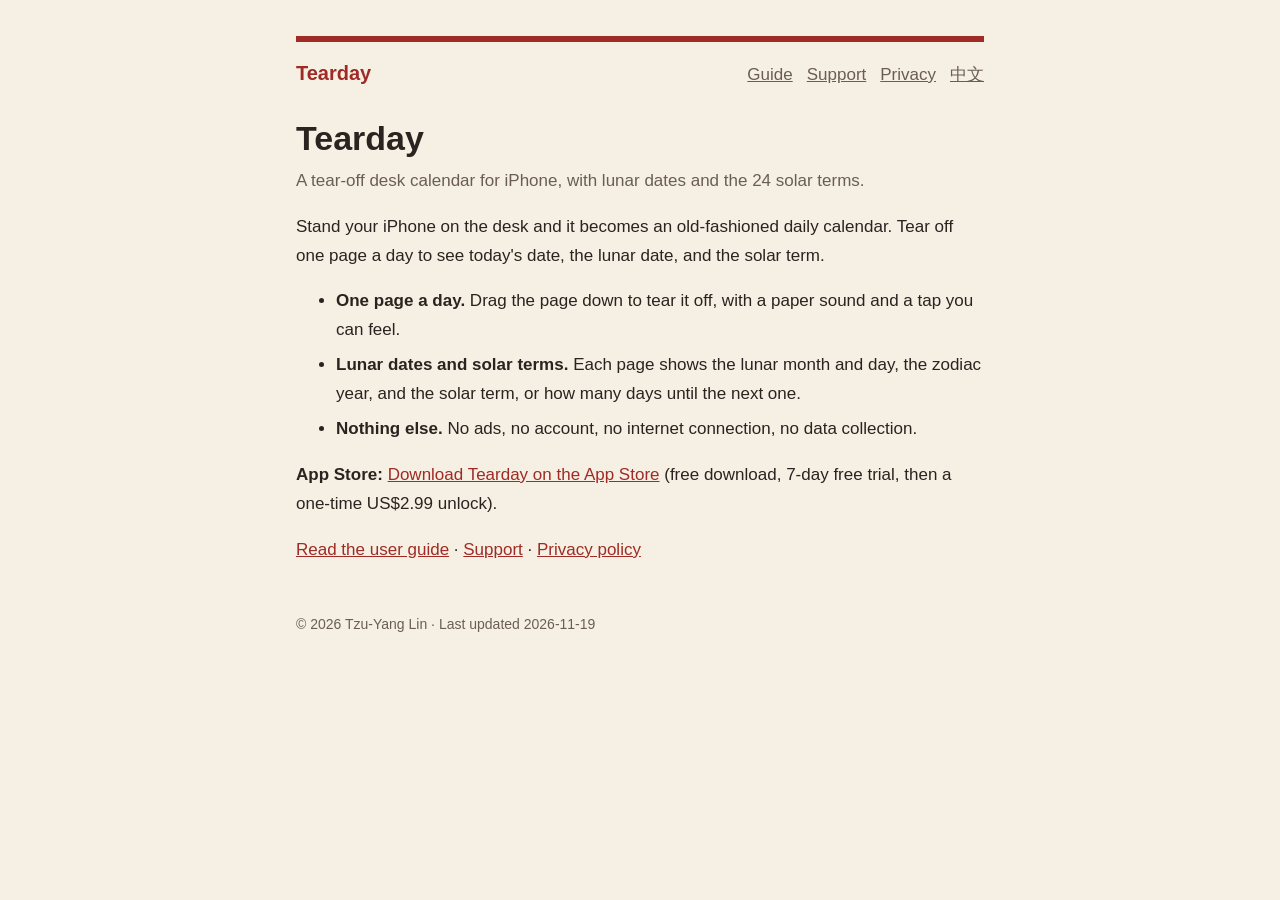
<file: index.html>
<!DOCTYPE html>
<html lang="en">
<head>
<meta charset="utf-8">
<meta name="viewport" content="width=device-width, initial-scale=1">
<title>Tearday: Tear-Off Calendar</title>
<meta name="description" content="Tearday is a tear-off desk calendar for iPhone with lunar dates and the 24 solar terms. No ads, no account, no data collection.">
<link rel="stylesheet" href="style.css">
</head>
<body>
<main>
<header><a class="brand" href="">Tearday</a><nav><a href="guide/">Guide</a><a href="support/">Support</a><a href="privacy/">Privacy</a><a href="zh/" lang="zh-Hant">中文</a></nav></header>
<h1>Tearday</h1>
<p class="meta">A tear-off desk calendar for iPhone, with lunar dates and the 24 solar terms.</p>
<p>Stand your iPhone on the desk and it becomes an old-fashioned daily calendar. Tear off one page a day to see today's date, the lunar date, and the solar term.</p>
<ul>
<li><strong>One page a day.</strong> Drag the page down to tear it off, with a paper sound and a tap you can feel.</li>
<li><strong>Lunar dates and solar terms.</strong> Each page shows the lunar month and day, the zodiac year, and the solar term, or how many days until the next one.</li>
<li><strong>Nothing else.</strong> No ads, no account, no internet connection, no data collection.</li>
</ul>
<p><strong>App Store:</strong> <a href="https://apps.apple.com/app/id6835150913">Download Tearday on the App Store</a> (free download, 7-day free trial, then a one-time US$2.99 unlock).</p>
<p><a href="guide/">Read the user guide</a> · <a href="support/">Support</a> · <a href="privacy/">Privacy policy</a></p>
<footer>© 2026 Tzu-Yang Lin · Last updated 2026-11-19</footer>
</main>
</body>
</html>
</file>
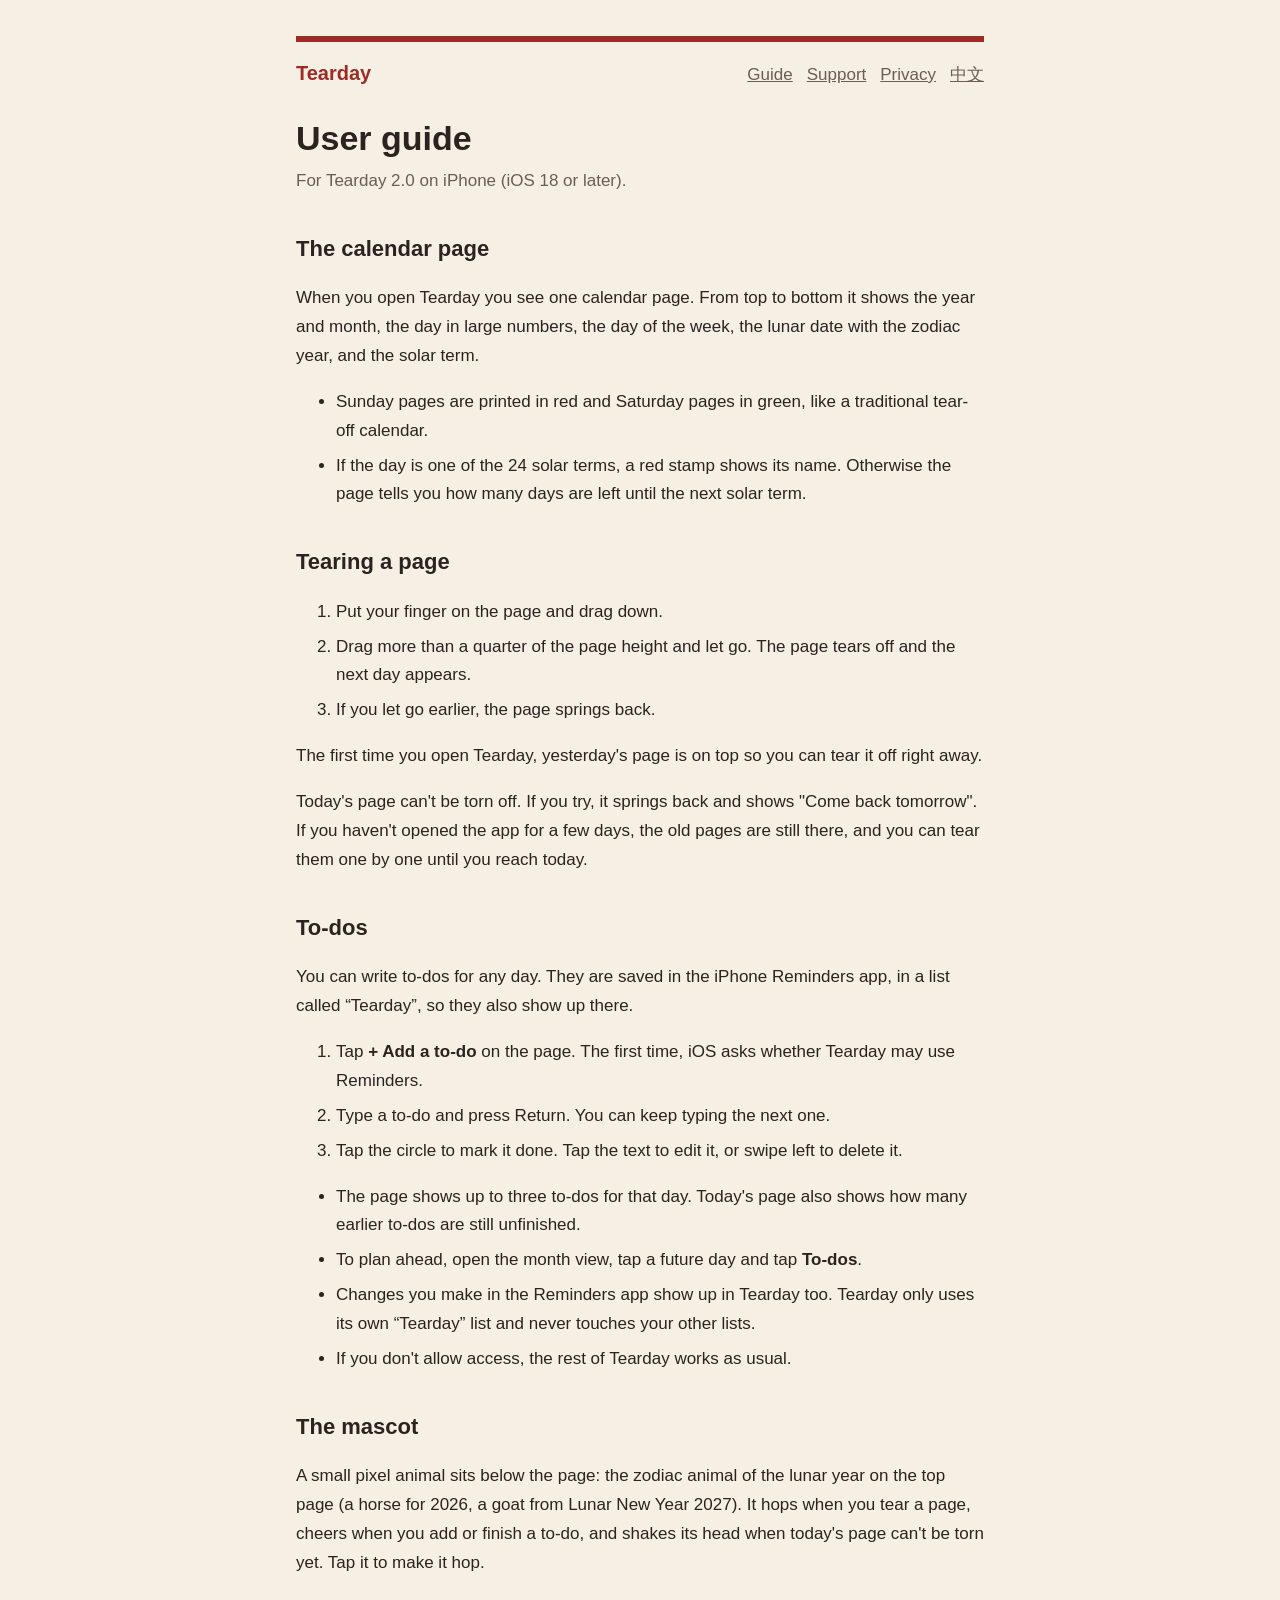
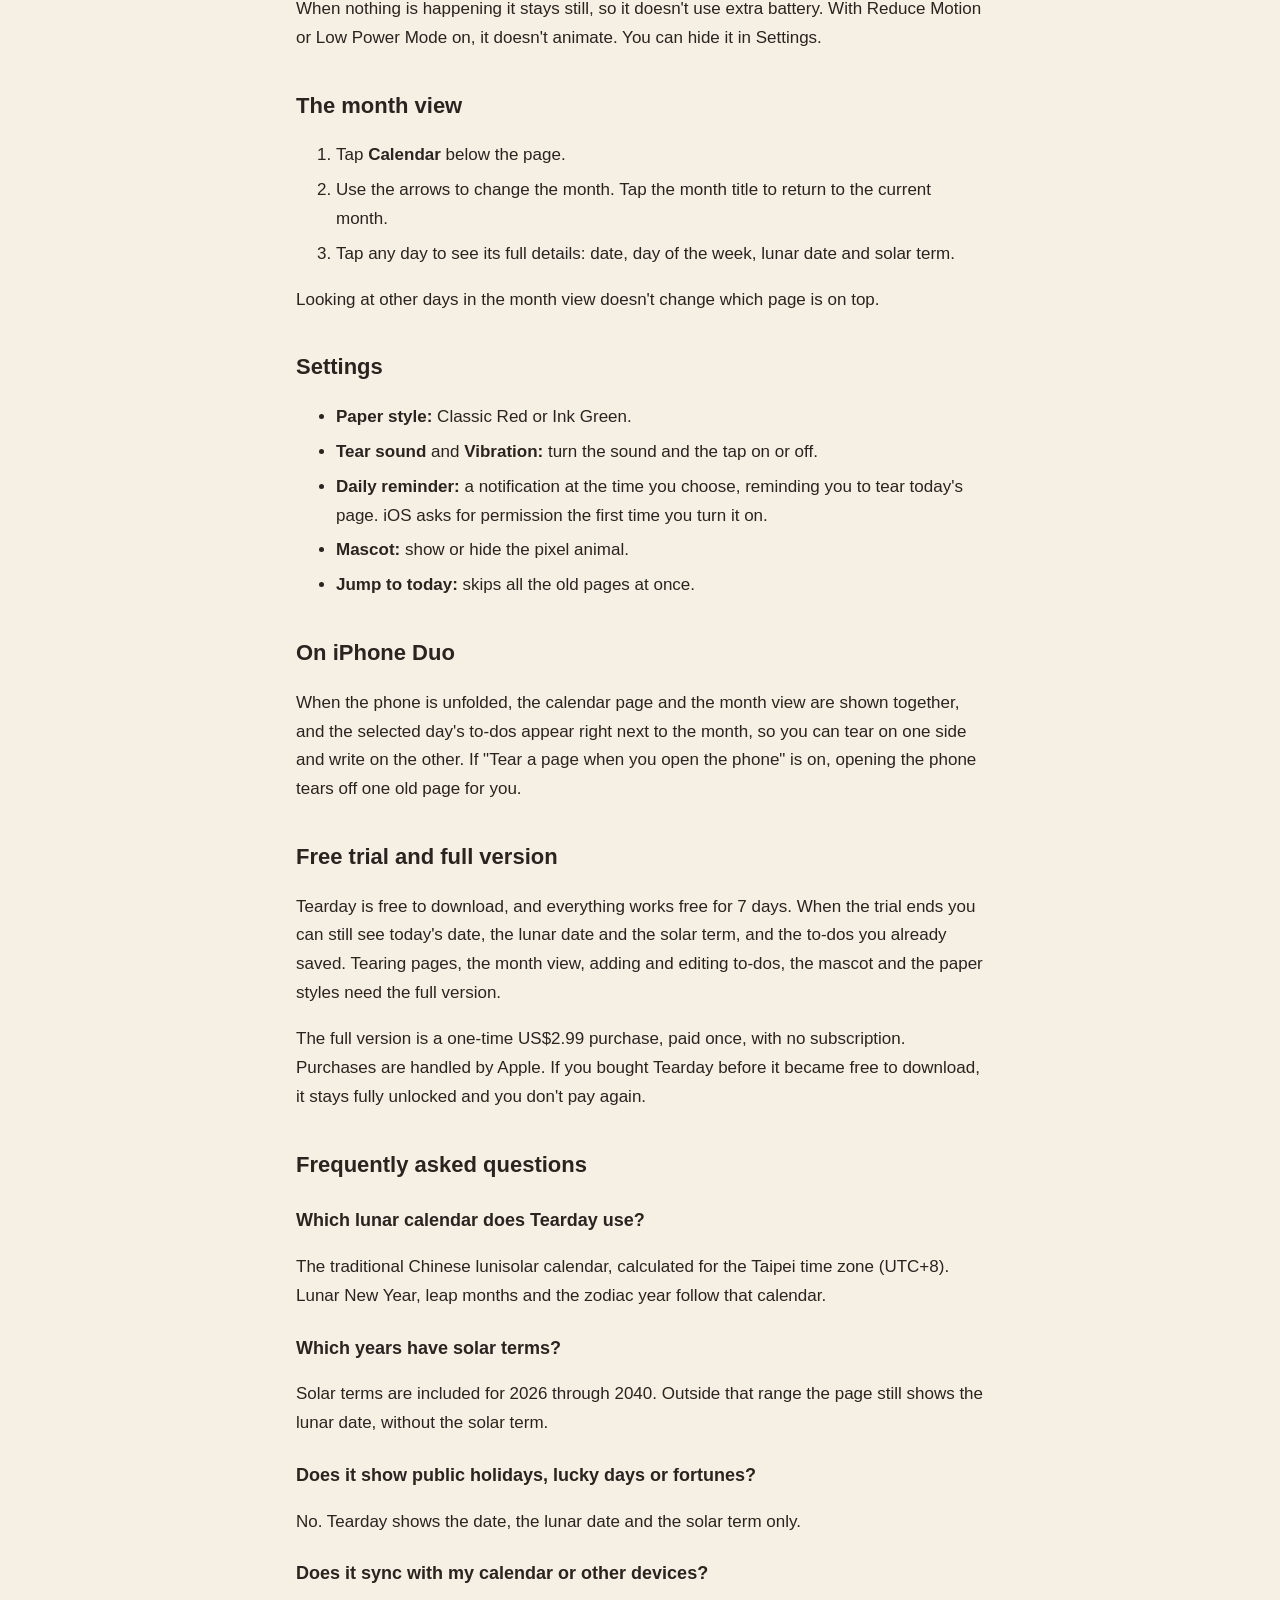
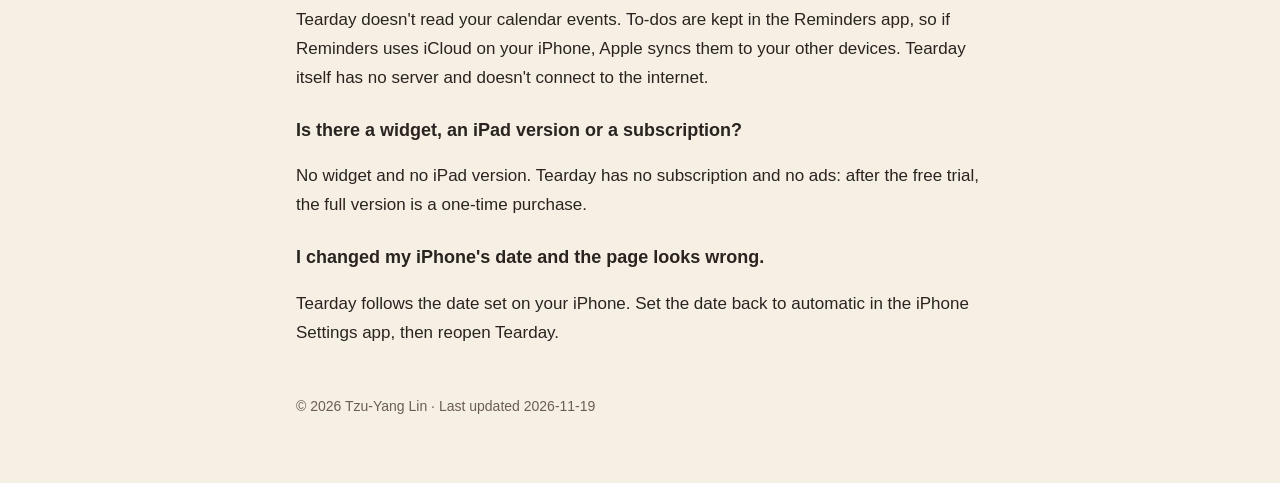
<file: guide/index.html>
<!DOCTYPE html>
<html lang="en">
<head>
<meta charset="utf-8">
<meta name="viewport" content="width=device-width, initial-scale=1">
<title>User Guide · Tearday</title>
<meta name="description" content="Tearday is a tear-off desk calendar for iPhone with lunar dates and the 24 solar terms. No ads, no account, no data collection.">
<link rel="stylesheet" href="../style.css">
</head>
<body>
<main>
<header><a class="brand" href="../">Tearday</a><nav><a href="../guide/">Guide</a><a href="../support/">Support</a><a href="../privacy/">Privacy</a><a href="../zh/guide/" lang="zh-Hant">中文</a></nav></header>
<h1>User guide</h1>
<p class="meta">For Tearday 2.0 on iPhone (iOS 18 or later).</p>
<h2>The calendar page</h2>
<p>When you open Tearday you see one calendar page. From top to bottom it shows the year and month, the day in large numbers, the day of the week, the lunar date with the zodiac year, and the solar term.</p>
<ul>
<li>Sunday pages are printed in red and Saturday pages in green, like a traditional tear-off calendar.</li>
<li>If the day is one of the 24 solar terms, a red stamp shows its name. Otherwise the page tells you how many days are left until the next solar term.</li>
</ul>
<h2>Tearing a page</h2>
<ol>
<li>Put your finger on the page and drag down.</li>
<li>Drag more than a quarter of the page height and let go. The page tears off and the next day appears.</li>
<li>If you let go earlier, the page springs back.</li>
</ol>
<p>The first time you open Tearday, yesterday's page is on top so you can tear it off right away.</p>
<p>Today's page can't be torn off. If you try, it springs back and shows "Come back tomorrow". If you haven't opened the app for a few days, the old pages are still there, and you can tear them one by one until you reach today.</p>
<h2>To-dos</h2>
<p>You can write to-dos for any day. They are saved in the iPhone Reminders app, in a list called “Tearday”, so they also show up there.</p>
<ol>
<li>Tap <strong>+ Add a to-do</strong> on the page. The first time, iOS asks whether Tearday may use Reminders.</li>
<li>Type a to-do and press Return. You can keep typing the next one.</li>
<li>Tap the circle to mark it done. Tap the text to edit it, or swipe left to delete it.</li>
</ol>
<ul>
<li>The page shows up to three to-dos for that day. Today's page also shows how many earlier to-dos are still unfinished.</li>
<li>To plan ahead, open the month view, tap a future day and tap <strong>To-dos</strong>.</li>
<li>Changes you make in the Reminders app show up in Tearday too. Tearday only uses its own “Tearday” list and never touches your other lists.</li>
<li>If you don't allow access, the rest of Tearday works as usual.</li>
</ul>
<h2>The mascot</h2>
<p>A small pixel animal sits below the page: the zodiac animal of the lunar year on the top page (a horse for 2026, a goat from Lunar New Year 2027). It hops when you tear a page, cheers when you add or finish a to-do, and shakes its head when today's page can't be torn yet. Tap it to make it hop.</p>
<p>When nothing is happening it stays still, so it doesn't use extra battery. With Reduce Motion or Low Power Mode on, it doesn't animate. You can hide it in Settings.</p>
<h2>The month view</h2>
<ol>
<li>Tap <strong>Calendar</strong> below the page.</li>
<li>Use the arrows to change the month. Tap the month title to return to the current month.</li>
<li>Tap any day to see its full details: date, day of the week, lunar date and solar term.</li>
</ol>
<p>Looking at other days in the month view doesn't change which page is on top.</p>
<h2>Settings</h2>
<ul>
<li><strong>Paper style:</strong> Classic Red or Ink Green.</li>
<li><strong>Tear sound</strong> and <strong>Vibration:</strong> turn the sound and the tap on or off.</li>
<li><strong>Daily reminder:</strong> a notification at the time you choose, reminding you to tear today's page. iOS asks for permission the first time you turn it on.</li>
<li><strong>Mascot:</strong> show or hide the pixel animal.</li>
<li><strong>Jump to today:</strong> skips all the old pages at once.</li>
</ul>
<h2>On iPhone Duo</h2>
<p>When the phone is unfolded, the calendar page and the month view are shown together, and the selected day's to-dos appear right next to the month, so you can tear on one side and write on the other. If "Tear a page when you open the phone" is on, opening the phone tears off one old page for you.</p>
<h2>Free trial and full version</h2>
<p>Tearday is free to download, and everything works free for 7 days. When the trial ends you can still see today's date, the lunar date and the solar term, and the to-dos you already saved. Tearing pages, the month view, adding and editing to-dos, the mascot and the paper styles need the full version.</p>
<p>The full version is a one-time US$2.99 purchase, paid once, with no subscription. Purchases are handled by Apple. If you bought Tearday before it became free to download, it stays fully unlocked and you don't pay again.</p>
<h2>Frequently asked questions</h2>
<h3>Which lunar calendar does Tearday use?</h3>
<p>The traditional Chinese lunisolar calendar, calculated for the Taipei time zone (UTC+8). Lunar New Year, leap months and the zodiac year follow that calendar.</p>
<h3>Which years have solar terms?</h3>
<p>Solar terms are included for 2026 through 2040. Outside that range the page still shows the lunar date, without the solar term.</p>
<h3>Does it show public holidays, lucky days or fortunes?</h3>
<p>No. Tearday shows the date, the lunar date and the solar term only.</p>
<h3>Does it sync with my calendar or other devices?</h3>
<p>Tearday doesn't read your calendar events. To-dos are kept in the Reminders app, so if Reminders uses iCloud on your iPhone, Apple syncs them to your other devices. Tearday itself has no server and doesn't connect to the internet.</p>
<h3>Is there a widget, an iPad version or a subscription?</h3>
<p>No widget and no iPad version. Tearday has no subscription and no ads: after the free trial, the full version is a one-time purchase.</p>
<h3>I changed my iPhone's date and the page looks wrong.</h3>
<p>Tearday follows the date set on your iPhone. Set the date back to automatic in the iPhone Settings app, then reopen Tearday.</p>
<footer>© 2026 Tzu-Yang Lin · Last updated 2026-11-19</footer>
</main>
</body>
</html>
</file>
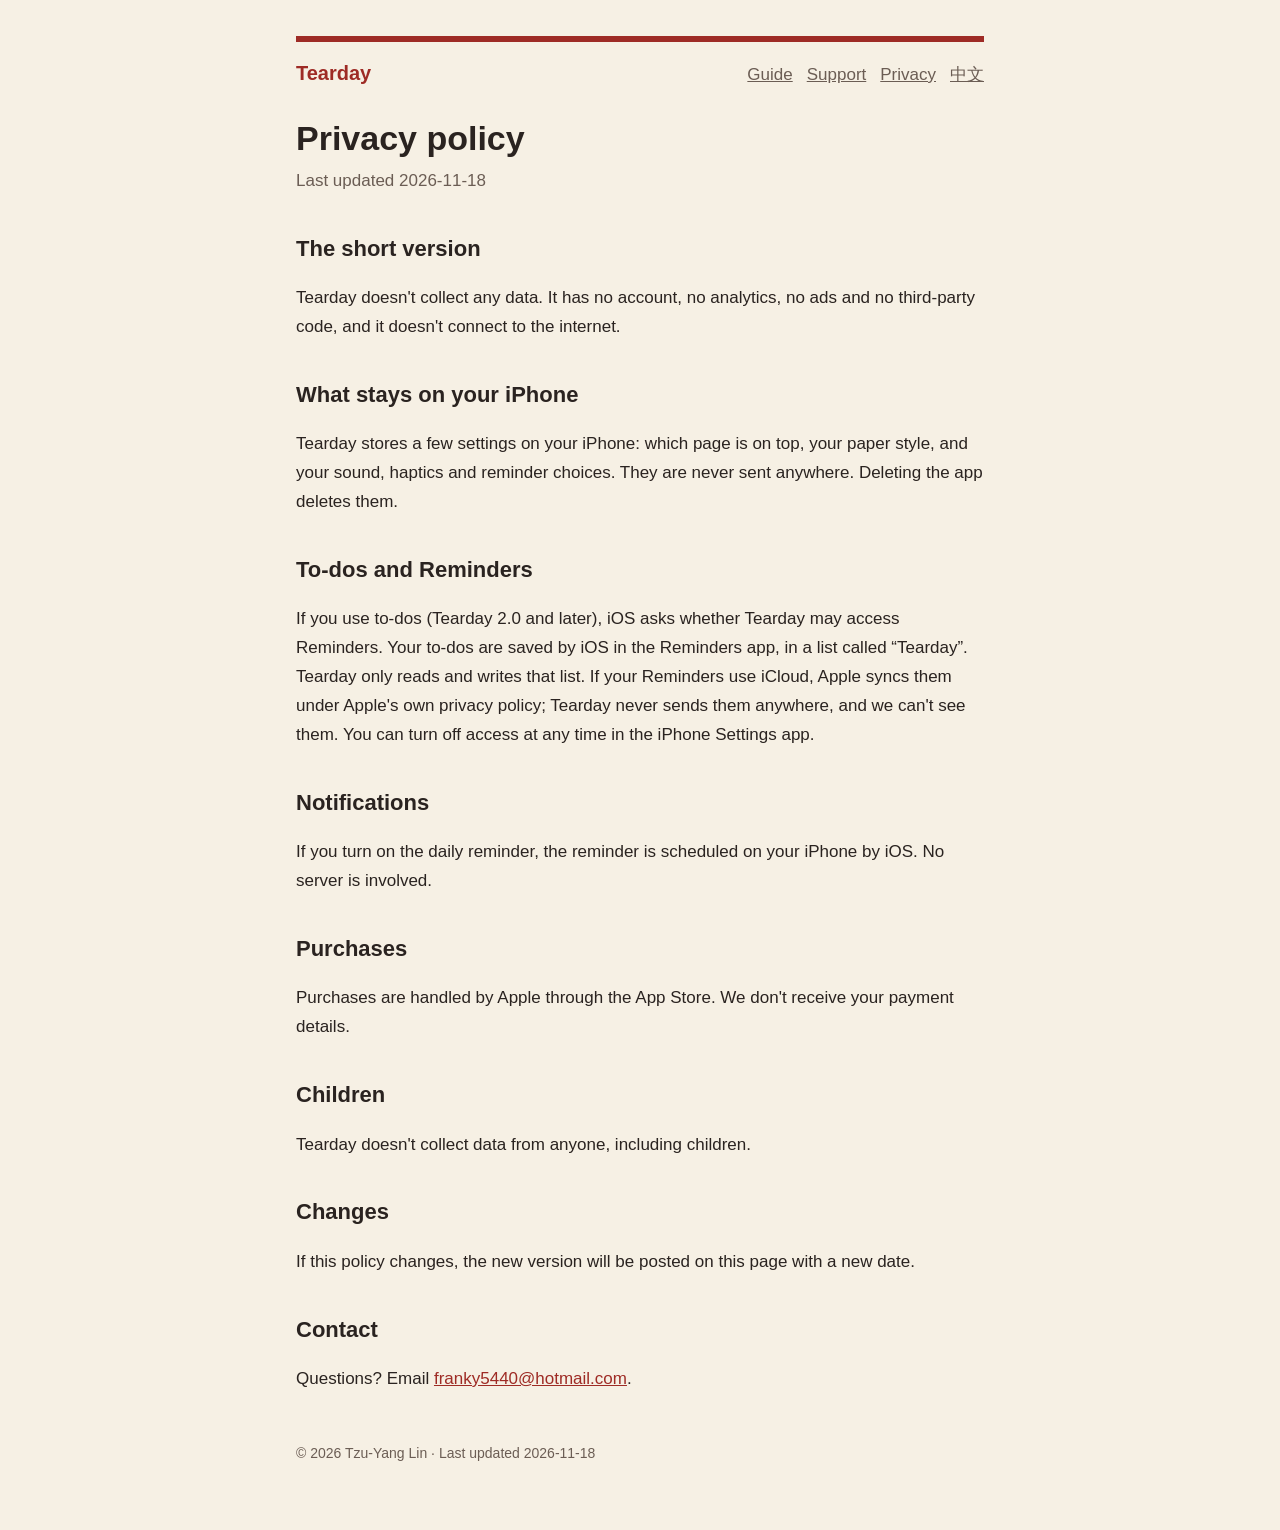
<file: privacy/index.html>
<!DOCTYPE html>
<html lang="en">
<head>
<meta charset="utf-8">
<meta name="viewport" content="width=device-width, initial-scale=1">
<title>Privacy Policy · Tearday</title>
<meta name="description" content="Tearday is a tear-off desk calendar for iPhone with lunar dates and the 24 solar terms. No ads, no account, no data collection.">
<link rel="stylesheet" href="../style.css">
</head>
<body>
<main>
<header><a class="brand" href="../">Tearday</a><nav><a href="../guide/">Guide</a><a href="../support/">Support</a><a href="../privacy/">Privacy</a><a href="../zh/privacy/" lang="zh-Hant">中文</a></nav></header>
<h1>Privacy policy</h1>
<p class="meta">Last updated 2026-11-18</p>
<h2>The short version</h2>
<p>Tearday doesn't collect any data. It has no account, no analytics, no ads and no third-party code, and it doesn't connect to the internet.</p>
<h2>What stays on your iPhone</h2>
<p>Tearday stores a few settings on your iPhone: which page is on top, your paper style, and your sound, haptics and reminder choices. They are never sent anywhere. Deleting the app deletes them.</p>
<h2>To-dos and Reminders</h2>
<p>If you use to-dos (Tearday 2.0 and later), iOS asks whether Tearday may access Reminders. Your to-dos are saved by iOS in the Reminders app, in a list called “Tearday”. Tearday only reads and writes that list. If your Reminders use iCloud, Apple syncs them under Apple's own privacy policy; Tearday never sends them anywhere, and we can't see them. You can turn off access at any time in the iPhone Settings app.</p>
<h2>Notifications</h2>
<p>If you turn on the daily reminder, the reminder is scheduled on your iPhone by iOS. No server is involved.</p>
<h2>Purchases</h2>
<p>Purchases are handled by Apple through the App Store. We don't receive your payment details.</p>
<h2>Children</h2>
<p>Tearday doesn't collect data from anyone, including children.</p>
<h2>Changes</h2>
<p>If this policy changes, the new version will be posted on this page with a new date.</p>
<h2>Contact</h2>
<p>Questions? Email <a href="mailto:franky5440@hotmail.com">franky5440@hotmail.com</a>.</p>
<footer>© 2026 Tzu-Yang Lin · Last updated 2026-11-18</footer>
</main>
</body>
</html>
</file>
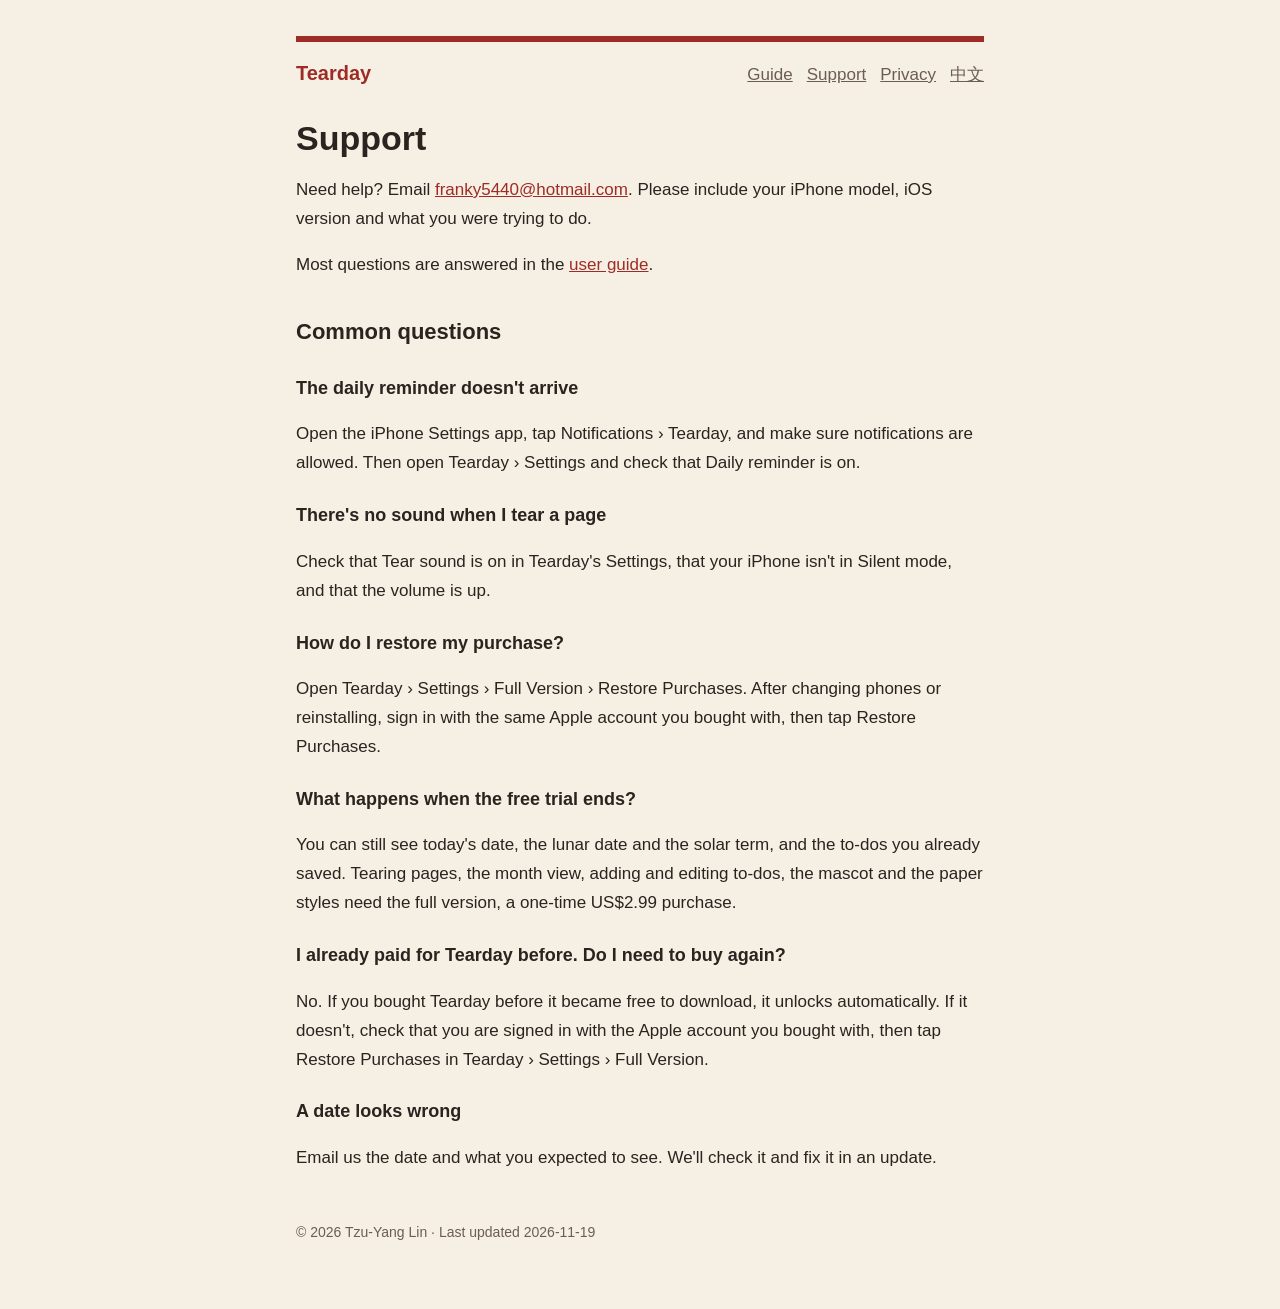
<file: support/index.html>
<!DOCTYPE html>
<html lang="en">
<head>
<meta charset="utf-8">
<meta name="viewport" content="width=device-width, initial-scale=1">
<title>Support · Tearday</title>
<meta name="description" content="Tearday is a tear-off desk calendar for iPhone with lunar dates and the 24 solar terms. No ads, no account, no data collection.">
<link rel="stylesheet" href="../style.css">
</head>
<body>
<main>
<header><a class="brand" href="../">Tearday</a><nav><a href="../guide/">Guide</a><a href="../support/">Support</a><a href="../privacy/">Privacy</a><a href="../zh/support/" lang="zh-Hant">中文</a></nav></header>
<h1>Support</h1>
<p>Need help? Email <a href="mailto:franky5440@hotmail.com">franky5440@hotmail.com</a>. Please include your iPhone model, iOS version and what you were trying to do.</p>
<p>Most questions are answered in the <a href="../guide/">user guide</a>.</p>
<h2>Common questions</h2>
<h3>The daily reminder doesn't arrive</h3>
<p>Open the iPhone Settings app, tap Notifications › Tearday, and make sure notifications are allowed. Then open Tearday › Settings and check that Daily reminder is on.</p>
<h3>There's no sound when I tear a page</h3>
<p>Check that Tear sound is on in Tearday's Settings, that your iPhone isn't in Silent mode, and that the volume is up.</p>
<h3>How do I restore my purchase?</h3>
<p>Open Tearday › Settings › Full Version › Restore Purchases. After changing phones or reinstalling, sign in with the same Apple account you bought with, then tap Restore Purchases.</p>
<h3>What happens when the free trial ends?</h3>
<p>You can still see today's date, the lunar date and the solar term, and the to-dos you already saved. Tearing pages, the month view, adding and editing to-dos, the mascot and the paper styles need the full version, a one-time US$2.99 purchase.</p>
<h3>I already paid for Tearday before. Do I need to buy again?</h3>
<p>No. If you bought Tearday before it became free to download, it unlocks automatically. If it doesn't, check that you are signed in with the Apple account you bought with, then tap Restore Purchases in Tearday › Settings › Full Version.</p>
<h3>A date looks wrong</h3>
<p>Email us the date and what you expected to see. We'll check it and fix it in an update.</p>
<footer>© 2026 Tzu-Yang Lin · Last updated 2026-11-19</footer>
</main>
</body>
</html>
</file>
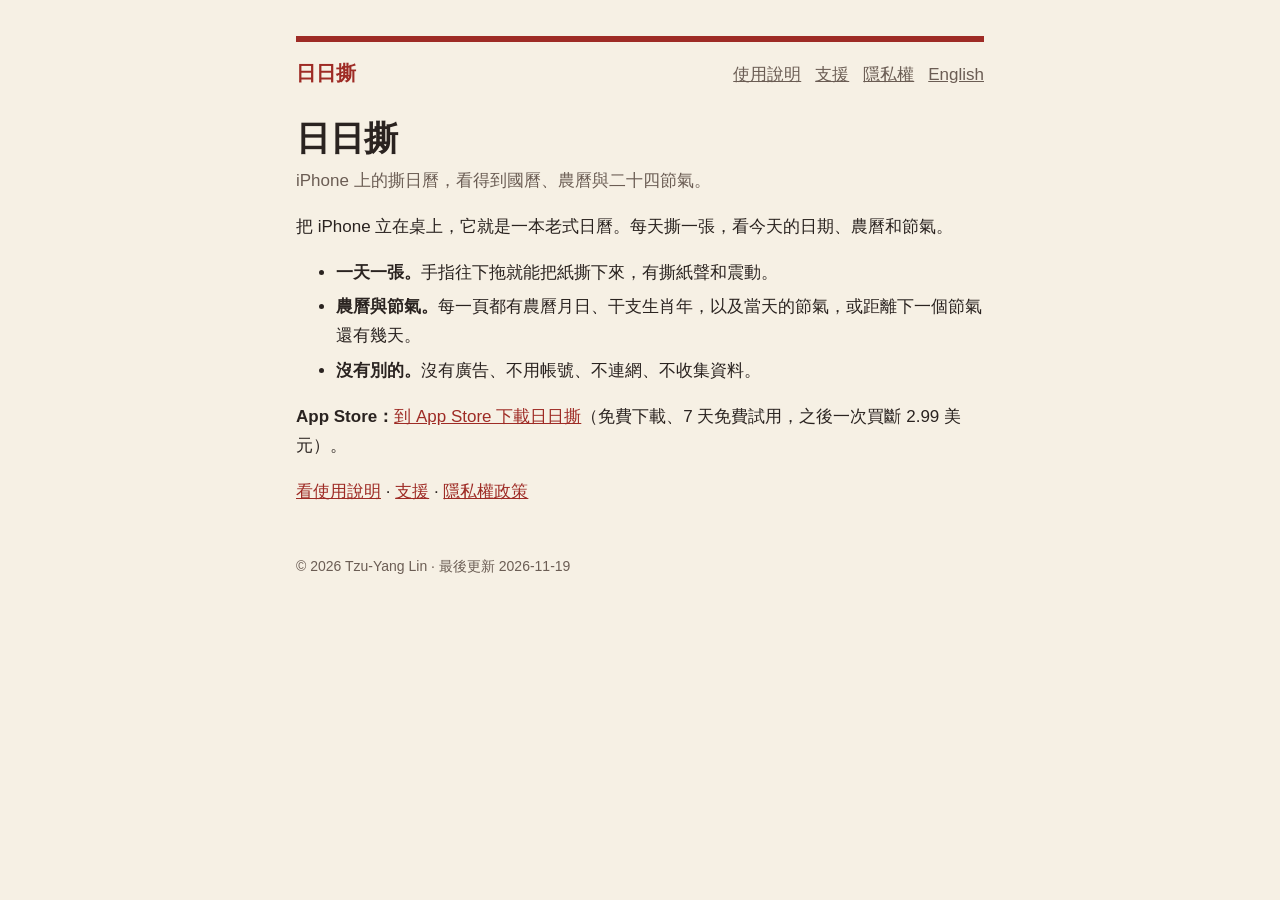
<file: zh/index.html>
<!DOCTYPE html>
<html lang="zh-Hant">
<head>
<meta charset="utf-8">
<meta name="viewport" content="width=device-width, initial-scale=1">
<title>日日撕：撕日曆・農曆節氣</title>
<meta name="description" content="日日撕是 iPhone 上的撕日曆，顯示國曆、農曆與二十四節氣。沒有廣告、不用帳號、不收集資料。">
<link rel="stylesheet" href="../style.css">
</head>
<body>
<main>
<header><a class="brand" href="../zh/">日日撕</a><nav><a href="../zh/guide/">使用說明</a><a href="../zh/support/">支援</a><a href="../zh/privacy/">隱私權</a><a href="../" lang="en">English</a></nav></header>
<h1>日日撕</h1>
<p class="meta">iPhone 上的撕日曆，看得到國曆、農曆與二十四節氣。</p>
<p>把 iPhone 立在桌上，它就是一本老式日曆。每天撕一張，看今天的日期、農曆和節氣。</p>
<ul>
<li><strong>一天一張。</strong>手指往下拖就能把紙撕下來，有撕紙聲和震動。</li>
<li><strong>農曆與節氣。</strong>每一頁都有農曆月日、干支生肖年，以及當天的節氣，或距離下一個節氣還有幾天。</li>
<li><strong>沒有別的。</strong>沒有廣告、不用帳號、不連網、不收集資料。</li>
</ul>
<p><strong>App Store：</strong><a href="https://apps.apple.com/app/id6835150913">到 App Store 下載日日撕</a>（免費下載、7 天免費試用，之後一次買斷 2.99 美元）。</p>
<p><a href="guide/">看使用說明</a> · <a href="support/">支援</a> · <a href="privacy/">隱私權政策</a></p>
<footer>© 2026 Tzu-Yang Lin · 最後更新 2026-11-19</footer>
</main>
</body>
</html>
</file>
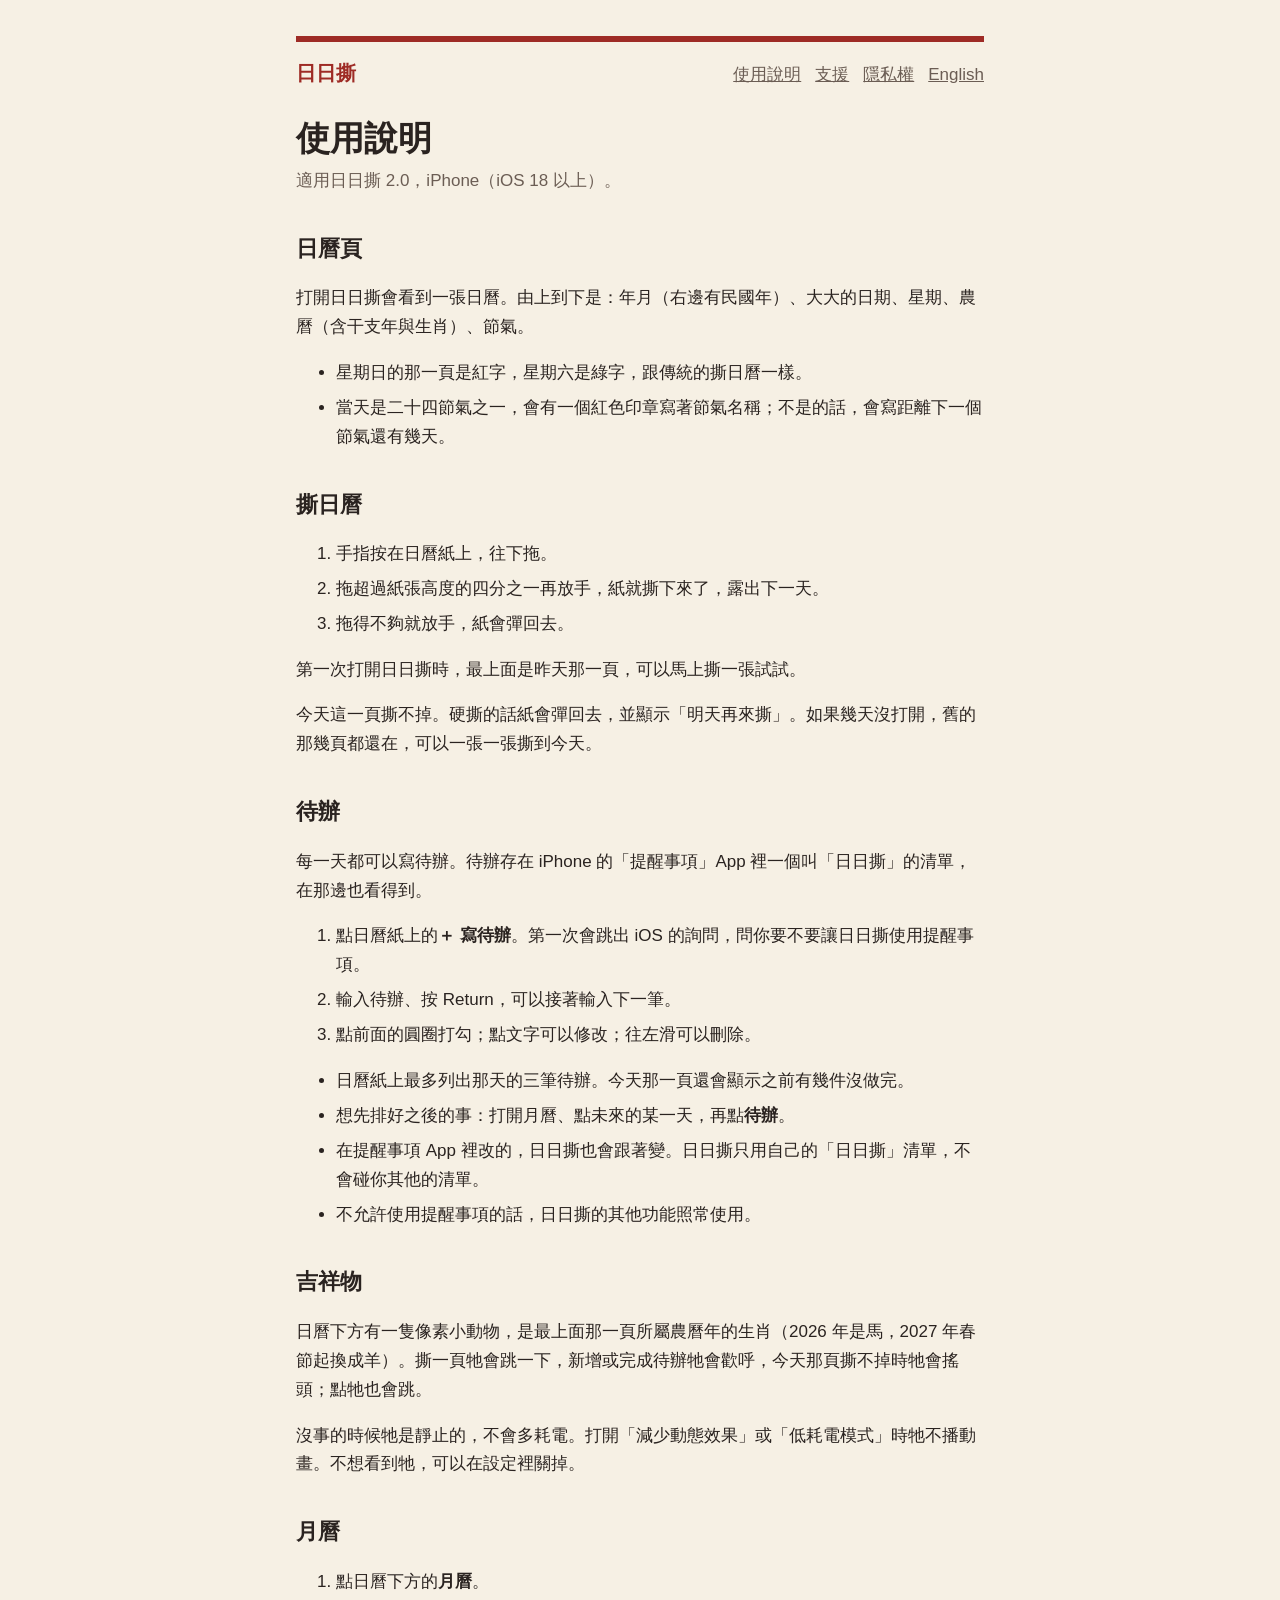
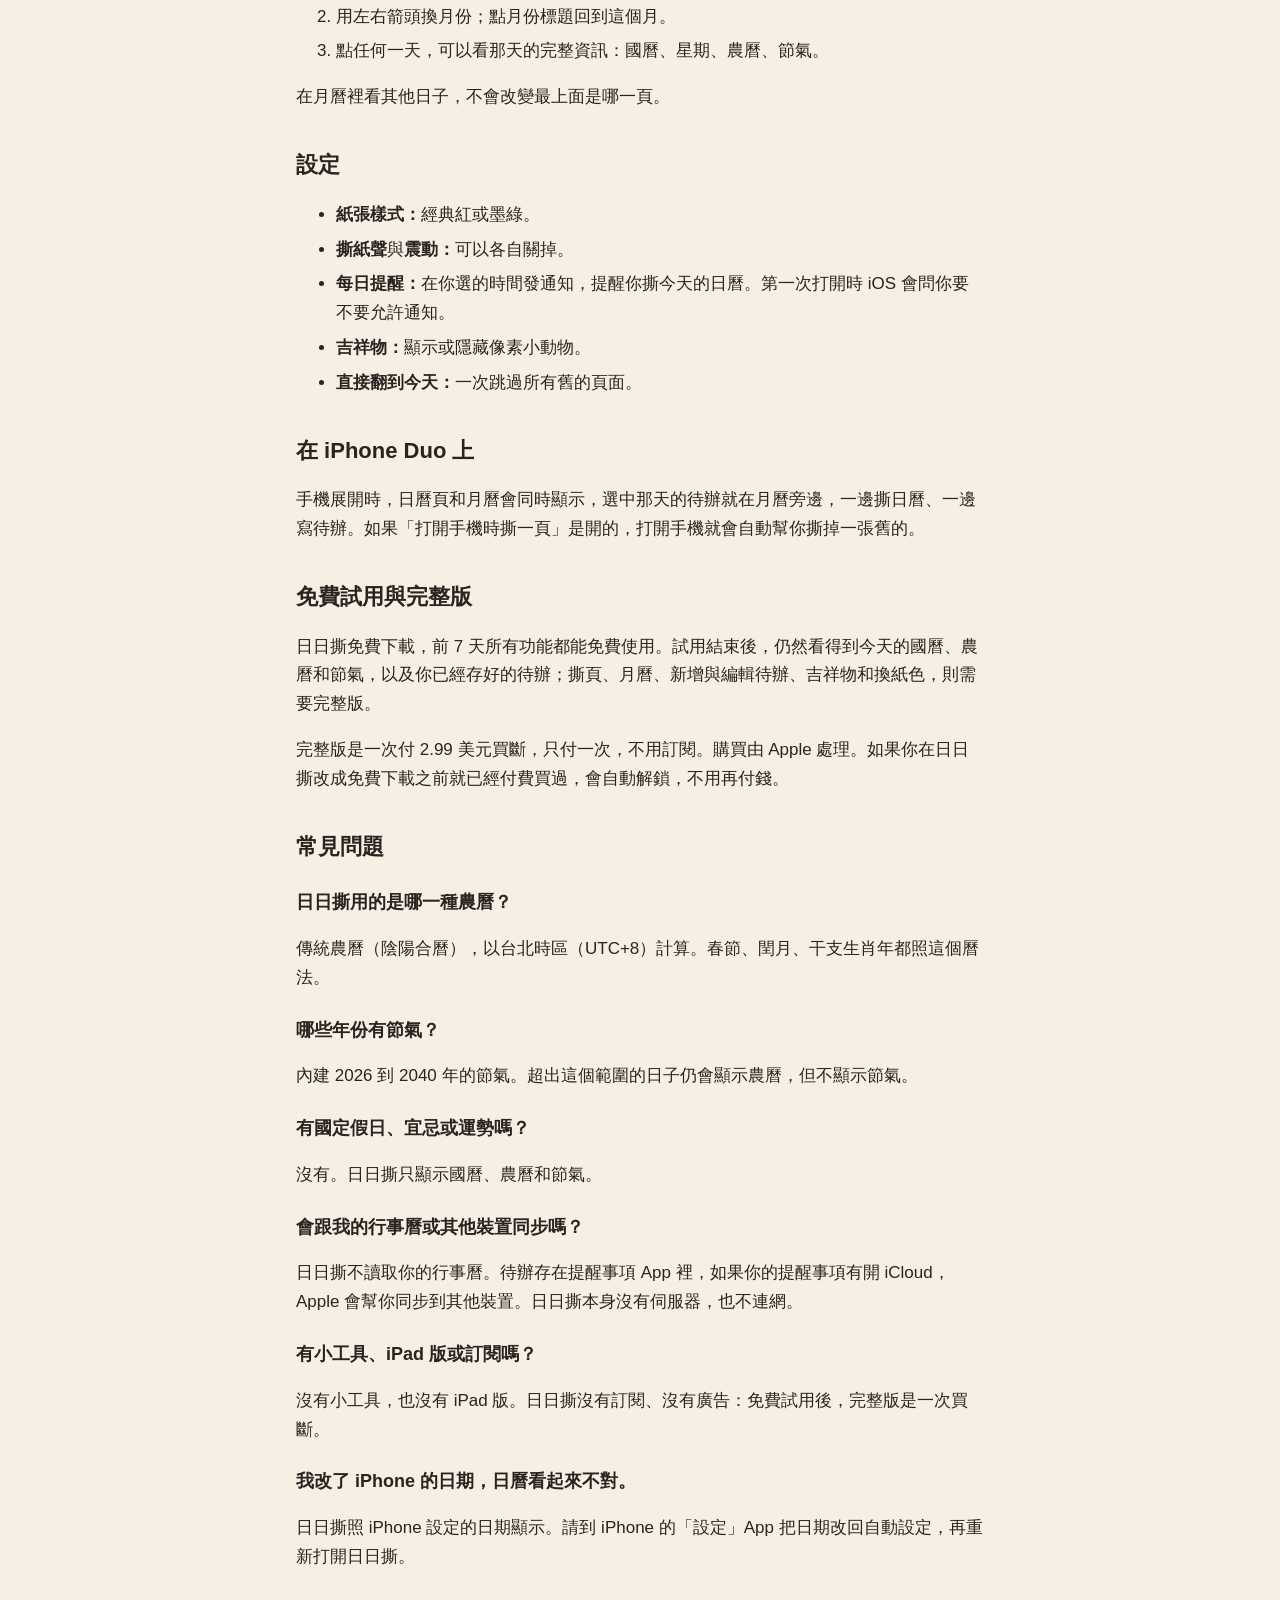
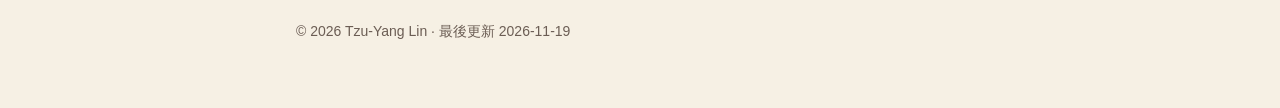
<file: zh/guide/index.html>
<!DOCTYPE html>
<html lang="zh-Hant">
<head>
<meta charset="utf-8">
<meta name="viewport" content="width=device-width, initial-scale=1">
<title>使用說明 · 日日撕</title>
<meta name="description" content="日日撕是 iPhone 上的撕日曆，顯示國曆、農曆與二十四節氣。沒有廣告、不用帳號、不收集資料。">
<link rel="stylesheet" href="../../style.css">
</head>
<body>
<main>
<header><a class="brand" href="../../zh/">日日撕</a><nav><a href="../../zh/guide/">使用說明</a><a href="../../zh/support/">支援</a><a href="../../zh/privacy/">隱私權</a><a href="../../guide/" lang="en">English</a></nav></header>
<h1>使用說明</h1>
<p class="meta">適用日日撕 2.0，iPhone（iOS 18 以上）。</p>
<h2>日曆頁</h2>
<p>打開日日撕會看到一張日曆。由上到下是：年月（右邊有民國年）、大大的日期、星期、農曆（含干支年與生肖）、節氣。</p>
<ul>
<li>星期日的那一頁是紅字，星期六是綠字，跟傳統的撕日曆一樣。</li>
<li>當天是二十四節氣之一，會有一個紅色印章寫著節氣名稱；不是的話，會寫距離下一個節氣還有幾天。</li>
</ul>
<h2>撕日曆</h2>
<ol>
<li>手指按在日曆紙上，往下拖。</li>
<li>拖超過紙張高度的四分之一再放手，紙就撕下來了，露出下一天。</li>
<li>拖得不夠就放手，紙會彈回去。</li>
</ol>
<p>第一次打開日日撕時，最上面是昨天那一頁，可以馬上撕一張試試。</p>
<p>今天這一頁撕不掉。硬撕的話紙會彈回去，並顯示「明天再來撕」。如果幾天沒打開，舊的那幾頁都還在，可以一張一張撕到今天。</p>
<h2>待辦</h2>
<p>每一天都可以寫待辦。待辦存在 iPhone 的「提醒事項」App 裡一個叫「日日撕」的清單，在那邊也看得到。</p>
<ol>
<li>點日曆紙上的<strong>＋ 寫待辦</strong>。第一次會跳出 iOS 的詢問，問你要不要讓日日撕使用提醒事項。</li>
<li>輸入待辦、按 Return，可以接著輸入下一筆。</li>
<li>點前面的圓圈打勾；點文字可以修改；往左滑可以刪除。</li>
</ol>
<ul>
<li>日曆紙上最多列出那天的三筆待辦。今天那一頁還會顯示之前有幾件沒做完。</li>
<li>想先排好之後的事：打開月曆、點未來的某一天，再點<strong>待辦</strong>。</li>
<li>在提醒事項 App 裡改的，日日撕也會跟著變。日日撕只用自己的「日日撕」清單，不會碰你其他的清單。</li>
<li>不允許使用提醒事項的話，日日撕的其他功能照常使用。</li>
</ul>
<h2>吉祥物</h2>
<p>日曆下方有一隻像素小動物，是最上面那一頁所屬農曆年的生肖（2026 年是馬，2027 年春節起換成羊）。撕一頁牠會跳一下，新增或完成待辦牠會歡呼，今天那頁撕不掉時牠會搖頭；點牠也會跳。</p>
<p>沒事的時候牠是靜止的，不會多耗電。打開「減少動態效果」或「低耗電模式」時牠不播動畫。不想看到牠，可以在設定裡關掉。</p>
<h2>月曆</h2>
<ol>
<li>點日曆下方的<strong>月曆</strong>。</li>
<li>用左右箭頭換月份；點月份標題回到這個月。</li>
<li>點任何一天，可以看那天的完整資訊：國曆、星期、農曆、節氣。</li>
</ol>
<p>在月曆裡看其他日子，不會改變最上面是哪一頁。</p>
<h2>設定</h2>
<ul>
<li><strong>紙張樣式：</strong>經典紅或墨綠。</li>
<li><strong>撕紙聲</strong>與<strong>震動：</strong>可以各自關掉。</li>
<li><strong>每日提醒：</strong>在你選的時間發通知，提醒你撕今天的日曆。第一次打開時 iOS 會問你要不要允許通知。</li>
<li><strong>吉祥物：</strong>顯示或隱藏像素小動物。</li>
<li><strong>直接翻到今天：</strong>一次跳過所有舊的頁面。</li>
</ul>
<h2>在 iPhone Duo 上</h2>
<p>手機展開時，日曆頁和月曆會同時顯示，選中那天的待辦就在月曆旁邊，一邊撕日曆、一邊寫待辦。如果「打開手機時撕一頁」是開的，打開手機就會自動幫你撕掉一張舊的。</p>
<h2>免費試用與完整版</h2>
<p>日日撕免費下載，前 7 天所有功能都能免費使用。試用結束後，仍然看得到今天的國曆、農曆和節氣，以及你已經存好的待辦；撕頁、月曆、新增與編輯待辦、吉祥物和換紙色，則需要完整版。</p>
<p>完整版是一次付 2.99 美元買斷，只付一次，不用訂閱。購買由 Apple 處理。如果你在日日撕改成免費下載之前就已經付費買過，會自動解鎖，不用再付錢。</p>
<h2>常見問題</h2>
<h3>日日撕用的是哪一種農曆？</h3>
<p>傳統農曆（陰陽合曆），以台北時區（UTC+8）計算。春節、閏月、干支生肖年都照這個曆法。</p>
<h3>哪些年份有節氣？</h3>
<p>內建 2026 到 2040 年的節氣。超出這個範圍的日子仍會顯示農曆，但不顯示節氣。</p>
<h3>有國定假日、宜忌或運勢嗎？</h3>
<p>沒有。日日撕只顯示國曆、農曆和節氣。</p>
<h3>會跟我的行事曆或其他裝置同步嗎？</h3>
<p>日日撕不讀取你的行事曆。待辦存在提醒事項 App 裡，如果你的提醒事項有開 iCloud，Apple 會幫你同步到其他裝置。日日撕本身沒有伺服器，也不連網。</p>
<h3>有小工具、iPad 版或訂閱嗎？</h3>
<p>沒有小工具，也沒有 iPad 版。日日撕沒有訂閱、沒有廣告：免費試用後，完整版是一次買斷。</p>
<h3>我改了 iPhone 的日期，日曆看起來不對。</h3>
<p>日日撕照 iPhone 設定的日期顯示。請到 iPhone 的「設定」App 把日期改回自動設定，再重新打開日日撕。</p>
<footer>© 2026 Tzu-Yang Lin · 最後更新 2026-11-19</footer>
</main>
</body>
</html>
</file>
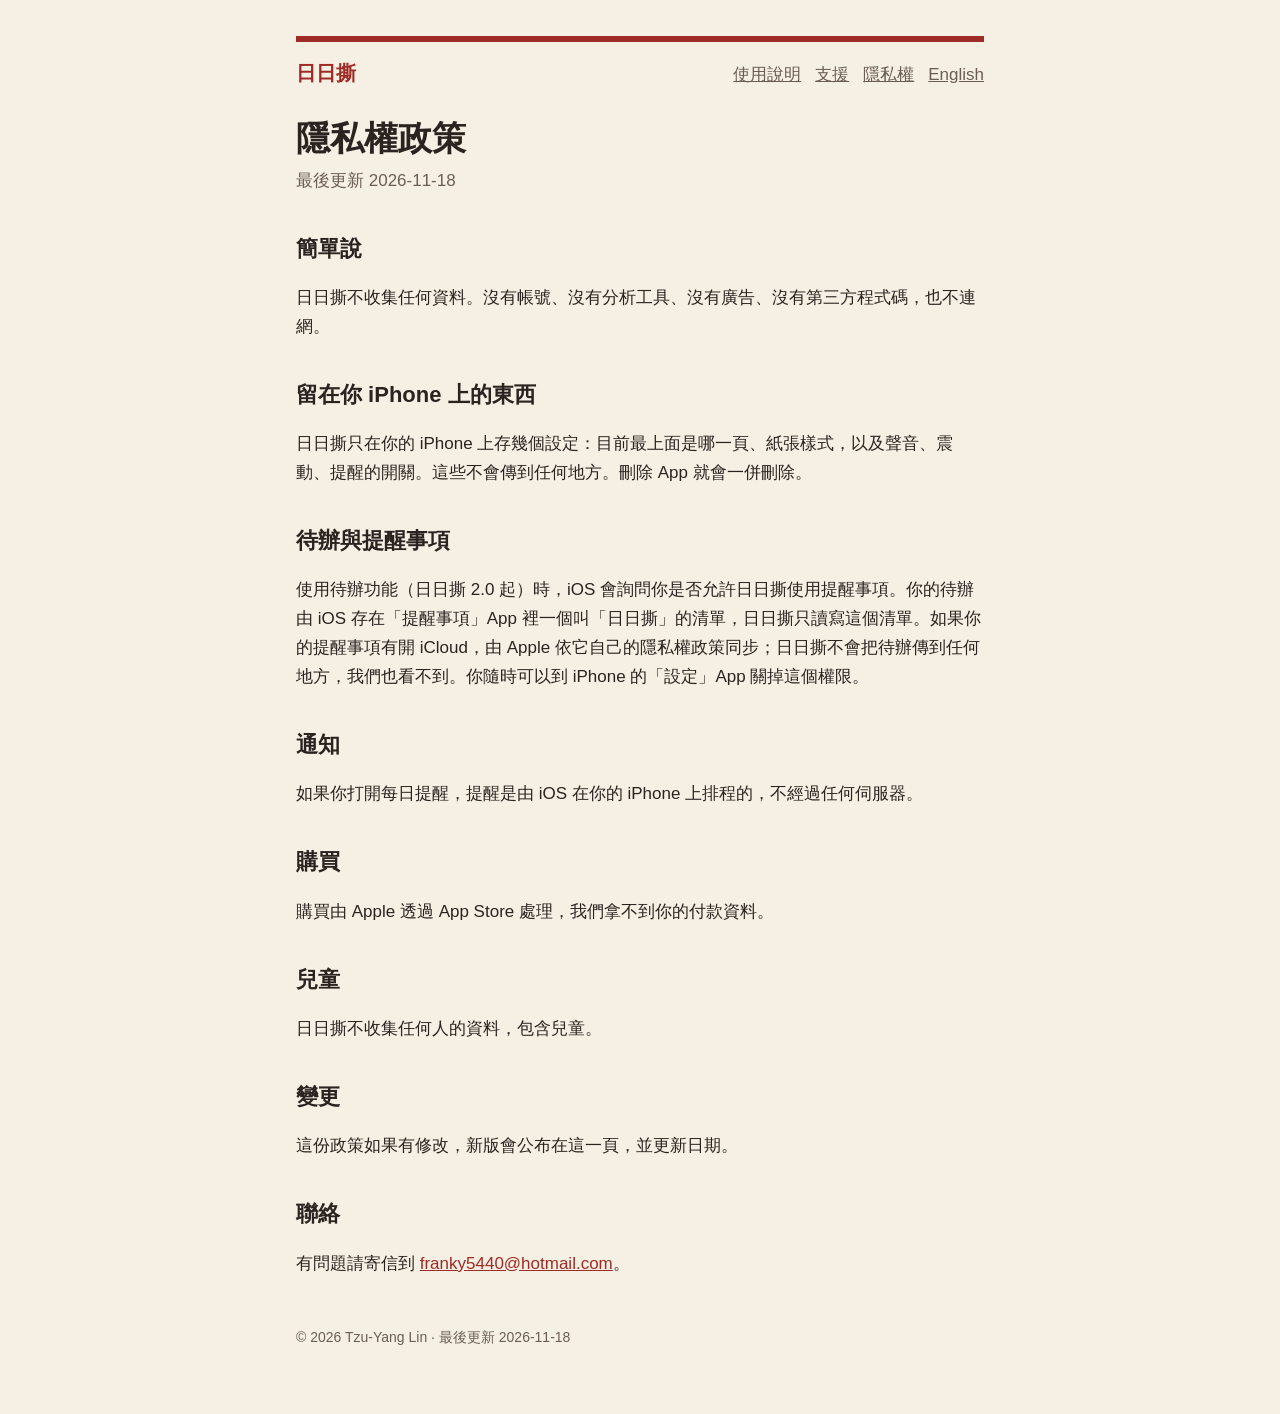
<file: zh/privacy/index.html>
<!DOCTYPE html>
<html lang="zh-Hant">
<head>
<meta charset="utf-8">
<meta name="viewport" content="width=device-width, initial-scale=1">
<title>隱私權政策 · 日日撕</title>
<meta name="description" content="日日撕是 iPhone 上的撕日曆，顯示國曆、農曆與二十四節氣。沒有廣告、不用帳號、不收集資料。">
<link rel="stylesheet" href="../../style.css">
</head>
<body>
<main>
<header><a class="brand" href="../../zh/">日日撕</a><nav><a href="../../zh/guide/">使用說明</a><a href="../../zh/support/">支援</a><a href="../../zh/privacy/">隱私權</a><a href="../../privacy/" lang="en">English</a></nav></header>
<h1>隱私權政策</h1>
<p class="meta">最後更新 2026-11-18</p>
<h2>簡單說</h2>
<p>日日撕不收集任何資料。沒有帳號、沒有分析工具、沒有廣告、沒有第三方程式碼，也不連網。</p>
<h2>留在你 iPhone 上的東西</h2>
<p>日日撕只在你的 iPhone 上存幾個設定：目前最上面是哪一頁、紙張樣式，以及聲音、震動、提醒的開關。這些不會傳到任何地方。刪除 App 就會一併刪除。</p>
<h2>待辦與提醒事項</h2>
<p>使用待辦功能（日日撕 2.0 起）時，iOS 會詢問你是否允許日日撕使用提醒事項。你的待辦由 iOS 存在「提醒事項」App 裡一個叫「日日撕」的清單，日日撕只讀寫這個清單。如果你的提醒事項有開 iCloud，由 Apple 依它自己的隱私權政策同步；日日撕不會把待辦傳到任何地方，我們也看不到。你隨時可以到 iPhone 的「設定」App 關掉這個權限。</p>
<h2>通知</h2>
<p>如果你打開每日提醒，提醒是由 iOS 在你的 iPhone 上排程的，不經過任何伺服器。</p>
<h2>購買</h2>
<p>購買由 Apple 透過 App Store 處理，我們拿不到你的付款資料。</p>
<h2>兒童</h2>
<p>日日撕不收集任何人的資料，包含兒童。</p>
<h2>變更</h2>
<p>這份政策如果有修改，新版會公布在這一頁，並更新日期。</p>
<h2>聯絡</h2>
<p>有問題請寄信到 <a href="mailto:franky5440@hotmail.com">franky5440@hotmail.com</a>。</p>
<footer>© 2026 Tzu-Yang Lin · 最後更新 2026-11-18</footer>
</main>
</body>
</html>
</file>
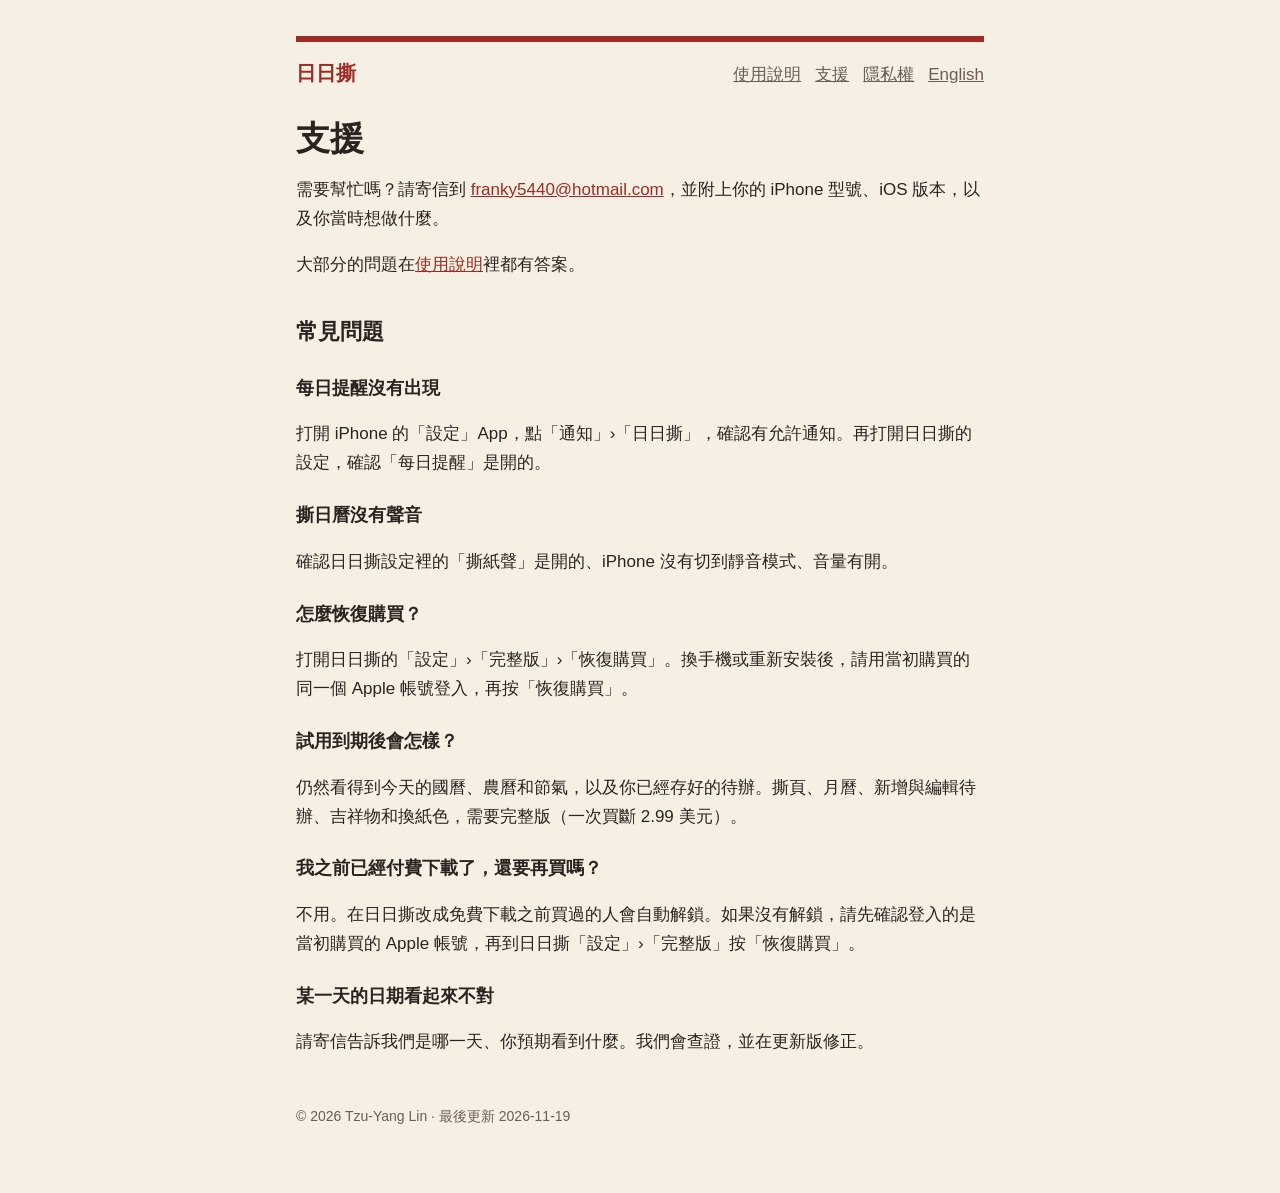
<file: zh/support/index.html>
<!DOCTYPE html>
<html lang="zh-Hant">
<head>
<meta charset="utf-8">
<meta name="viewport" content="width=device-width, initial-scale=1">
<title>支援 · 日日撕</title>
<meta name="description" content="日日撕是 iPhone 上的撕日曆，顯示國曆、農曆與二十四節氣。沒有廣告、不用帳號、不收集資料。">
<link rel="stylesheet" href="../../style.css">
</head>
<body>
<main>
<header><a class="brand" href="../../zh/">日日撕</a><nav><a href="../../zh/guide/">使用說明</a><a href="../../zh/support/">支援</a><a href="../../zh/privacy/">隱私權</a><a href="../../support/" lang="en">English</a></nav></header>
<h1>支援</h1>
<p>需要幫忙嗎？請寄信到 <a href="mailto:franky5440@hotmail.com">franky5440@hotmail.com</a>，並附上你的 iPhone 型號、iOS 版本，以及你當時想做什麼。</p>
<p>大部分的問題在<a href="../guide/">使用說明</a>裡都有答案。</p>
<h2>常見問題</h2>
<h3>每日提醒沒有出現</h3>
<p>打開 iPhone 的「設定」App，點「通知」›「日日撕」，確認有允許通知。再打開日日撕的設定，確認「每日提醒」是開的。</p>
<h3>撕日曆沒有聲音</h3>
<p>確認日日撕設定裡的「撕紙聲」是開的、iPhone 沒有切到靜音模式、音量有開。</p>
<h3>怎麼恢復購買？</h3>
<p>打開日日撕的「設定」›「完整版」›「恢復購買」。換手機或重新安裝後，請用當初購買的同一個 Apple 帳號登入，再按「恢復購買」。</p>
<h3>試用到期後會怎樣？</h3>
<p>仍然看得到今天的國曆、農曆和節氣，以及你已經存好的待辦。撕頁、月曆、新增與編輯待辦、吉祥物和換紙色，需要完整版（一次買斷 2.99 美元）。</p>
<h3>我之前已經付費下載了，還要再買嗎？</h3>
<p>不用。在日日撕改成免費下載之前買過的人會自動解鎖。如果沒有解鎖，請先確認登入的是當初購買的 Apple 帳號，再到日日撕「設定」›「完整版」按「恢復購買」。</p>
<h3>某一天的日期看起來不對</h3>
<p>請寄信告訴我們是哪一天、你預期看到什麼。我們會查證，並在更新版修正。</p>
<footer>© 2026 Tzu-Yang Lin · 最後更新 2026-11-19</footer>
</main>
</body>
</html>
</file>
<file: style.css>
:root { --red:#9E2B25; --ink:#2A2320; --paper:#F6F0E4; --soft:#6B5D54; --card:#FFFDF8; }
@media (prefers-color-scheme: dark) { :root { --red:#E0736B; --ink:#EFE7DA; --paper:#1F1A18; --soft:#B5A89C; --card:#2A2421; } }
* { box-sizing: border-box; }
body { margin:0; background:var(--paper); color:var(--ink); font:17px/1.7 -apple-system, BlinkMacSystemFont, "PingFang TC", "Noto Sans TC", "Helvetica Neue", Arial, sans-serif; }
main { max-width:720px; margin:0 auto; padding:36px 16px 64px; }
header { display:flex; justify-content:space-between; align-items:baseline; gap:12px; flex-wrap:wrap; margin-bottom:28px; border-top:6px solid var(--red); padding-top:14px; }
header a.brand { color:var(--red); font-weight:800; font-size:20px; text-decoration:none; }
nav a { color:var(--soft); margin-left:14px; }
h1 { font-size:34px; line-height:1.2; margin:0 0 8px; }
h2 { font-size:22px; margin:34px 0 8px; }
h3 { font-size:18px; margin:22px 0 4px; }
p.meta { color:var(--soft); margin-top:0; }
a { color:var(--red); }
li { margin:6px 0; }
footer { margin-top:48px; color:var(--soft); font-size:14px; }
</file>
